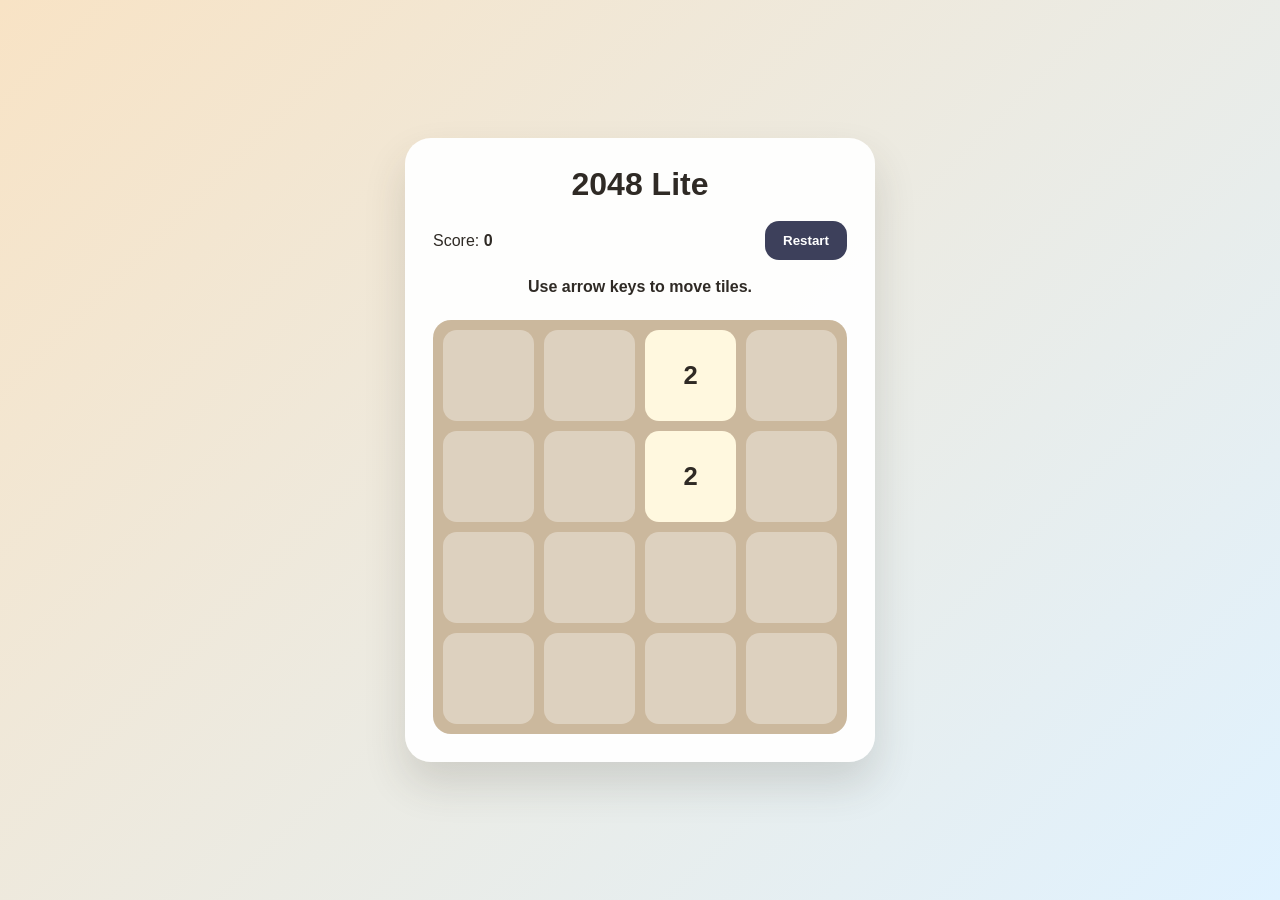
<file: 2048 Lite/index.html>
<!DOCTYPE html>
<html lang="en">
<head>
  <meta charset="UTF-8">
  <meta name="viewport" content="width=device-width, initial-scale=1.0">
  <title>2048 Lite</title>
  <link rel="stylesheet" href="style.css">
</head>
<body>
  <div class="page">
    <div class="card">
      <h1>2048 Lite</h1>
      <div class="topbar">
        <span>Score: <strong id="score">0</strong></span>
        <button id="restart">Restart</button>
      </div>
      <p class="message" id="message">Use arrow keys to move tiles.</p>
      <div class="grid" id="grid"></div>
    </div>
  </div>
  <script src="script.js"></script>
</body>
</html>
</file>
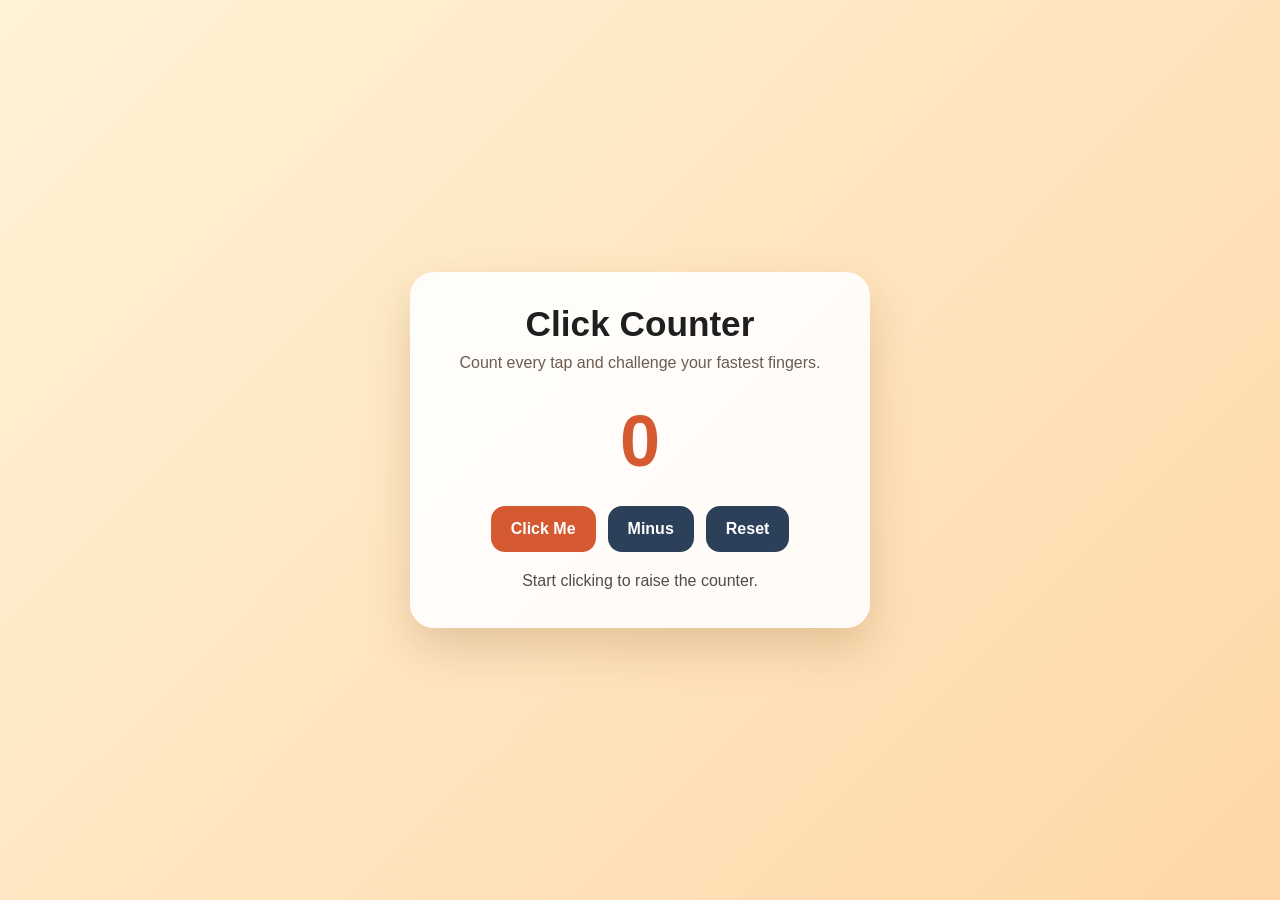
<file: Click Counter/index.html>
<!DOCTYPE html>
<html lang="en">
<head>
  <meta charset="UTF-8">
  <meta name="viewport" content="width=device-width, initial-scale=1.0">
  <title>Click Counter</title>
  <link rel="stylesheet" href="style.css">
</head>
<body>
  <div class="page">
    <div class="card">
      <h1>Click Counter</h1>
      <p class="subtitle">Count every tap and challenge your fastest fingers.</p>
      <div class="counter" id="counter">0</div>
      <div class="actions">
        <button id="increase">Click Me</button>
        <button id="decrease" class="secondary">Minus</button>
        <button id="reset" class="secondary">Reset</button>
      </div>
      <p class="message" id="message">Start clicking to raise the counter.</p>
    </div>
  </div>
  <script src="script.js"></script>
</body>
</html>
</file>
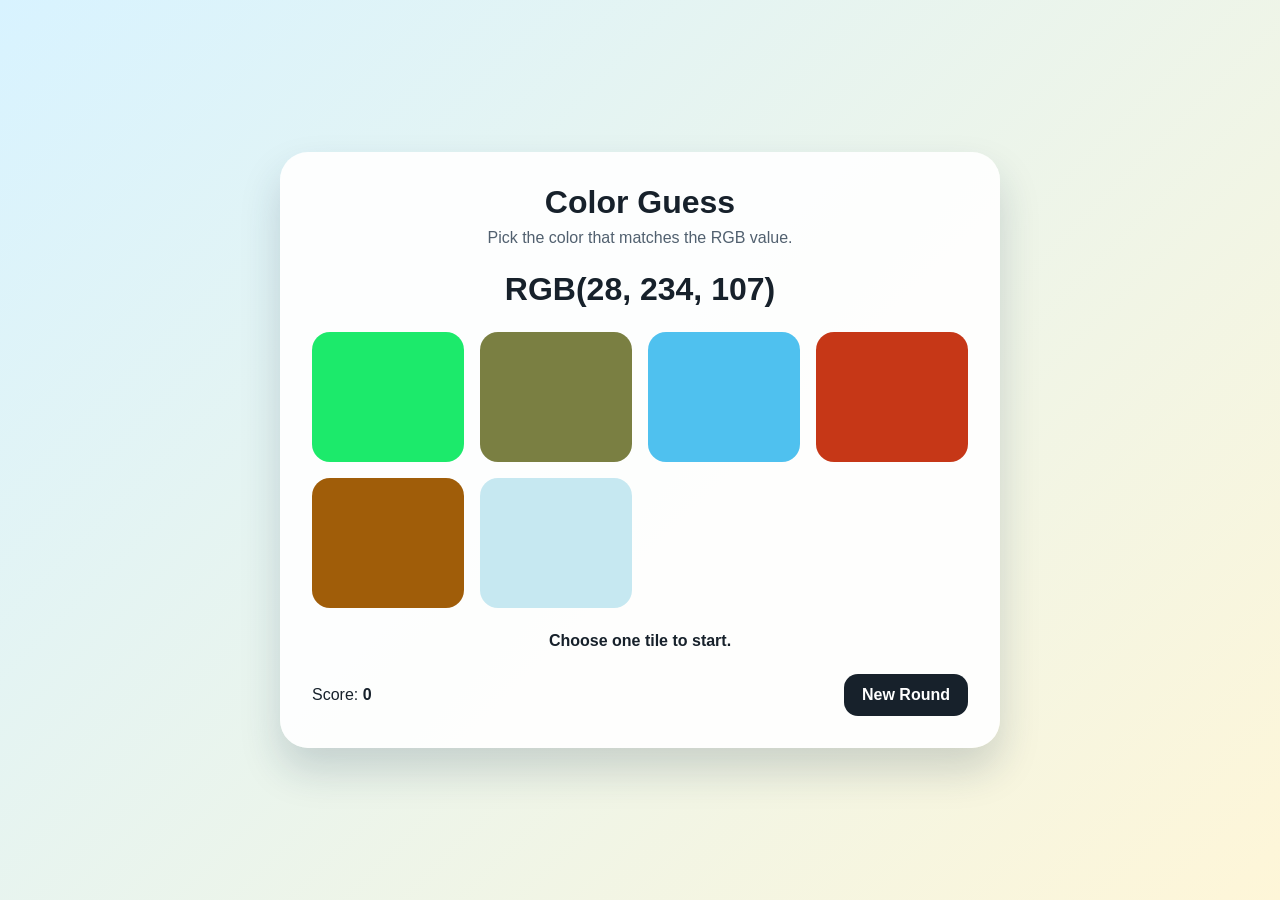
<file: Color Guess/index.html>
<!DOCTYPE html>
<html lang="en">
<head>
  <meta charset="UTF-8">
  <meta name="viewport" content="width=device-width, initial-scale=1.0">
  <title>Color Guess</title>
  <link rel="stylesheet" href="style.css">
</head>
<body>
  <div class="page">
    <div class="card">
      <h1>Color Guess</h1>
      <p class="subtitle">Pick the color that matches the RGB value.</p>
      <div class="rgb" id="rgbValue">RGB(0, 0, 0)</div>
      <div class="options" id="options"></div>
      <div class="footer">
        <p class="message" id="message">Choose one tile to start.</p>
        <div class="scoreboard">
          <span>Score: <strong id="score">0</strong></span>
          <button id="newGame">New Round</button>
        </div>
      </div>
    </div>
  </div>
  <script src="script.js"></script>
</body>
</html>
</file>
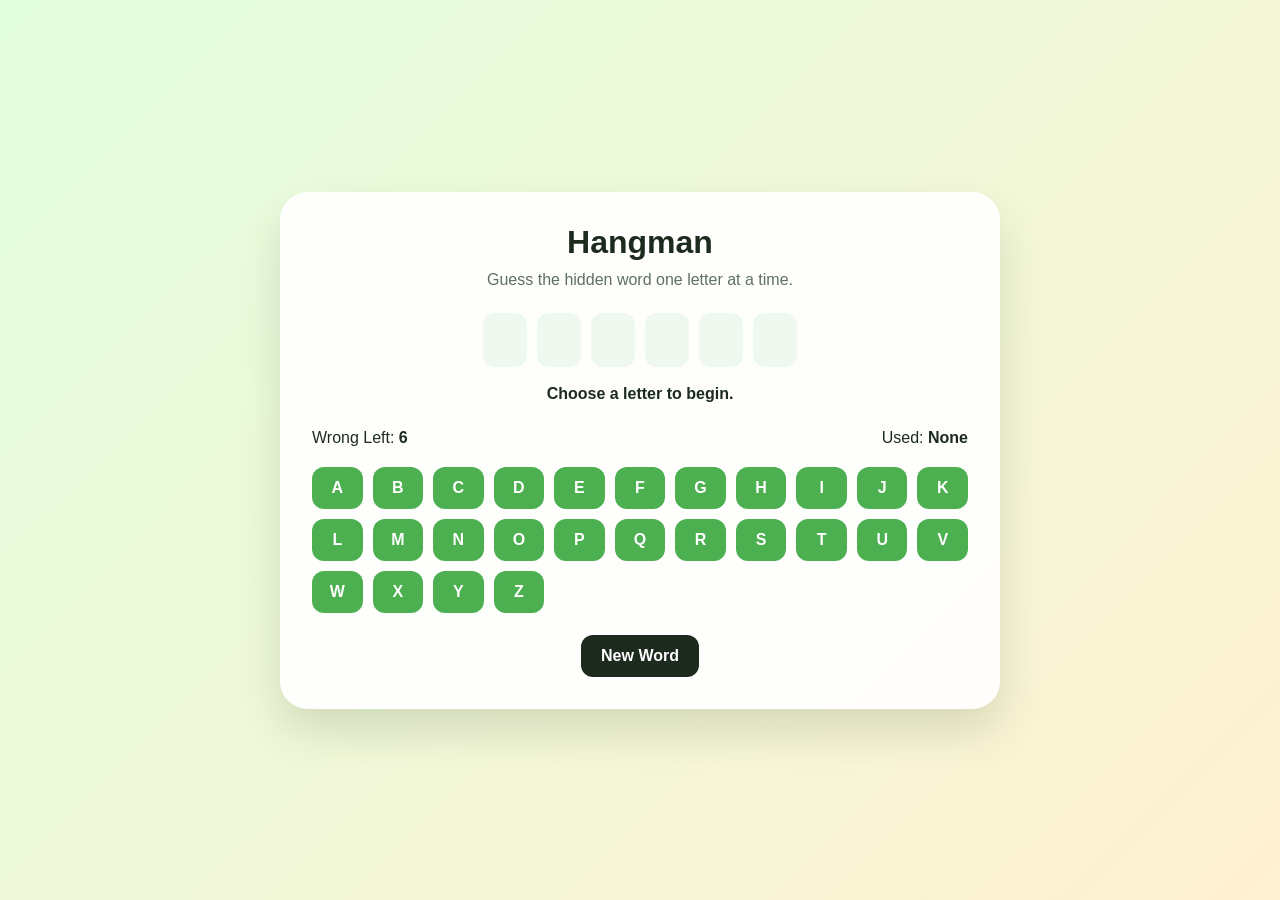
<file: Hangman/index.html>
<!DOCTYPE html>
<html lang="en">
<head>
  <meta charset="UTF-8">
  <meta name="viewport" content="width=device-width, initial-scale=1.0">
  <title>Hangman</title>
  <link rel="stylesheet" href="style.css">
</head>
<body>
  <div class="page">
    <div class="card">
      <h1>Hangman</h1>
      <p class="subtitle">Guess the hidden word one letter at a time.</p>
      <div class="word" id="word"></div>
      <p class="message" id="message">Choose a letter to begin.</p>
      <div class="status">
        <span>Wrong Left: <strong id="wrongLeft">6</strong></span>
        <span>Used: <strong id="usedLetters">None</strong></span>
      </div>
      <div class="letters" id="letters"></div>
      <button id="restart">New Word</button>
    </div>
  </div>
  <script src="script.js"></script>
</body>
</html>
</file>
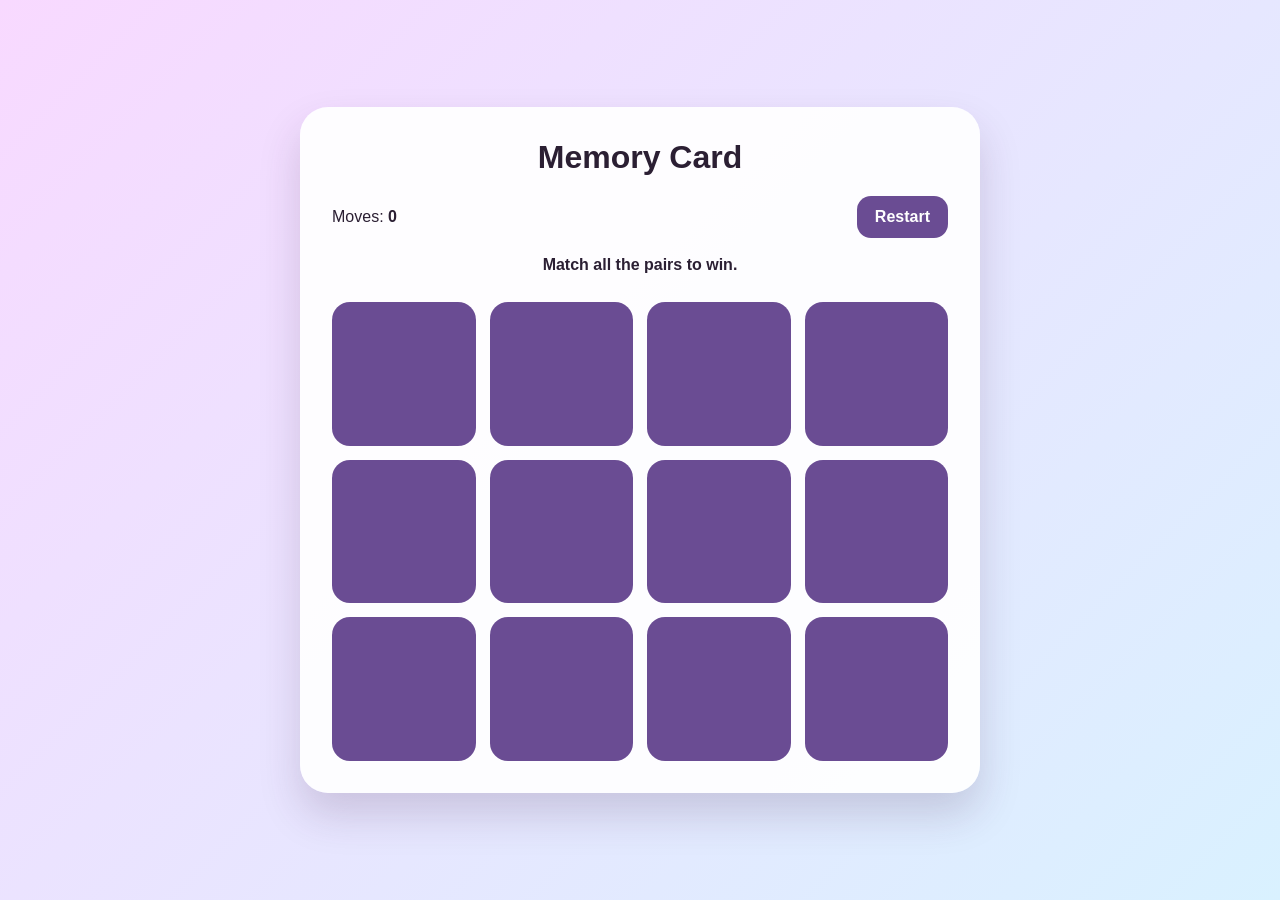
<file: Memory Card/index.html>
<!DOCTYPE html>
<html lang="en">
<head>
  <meta charset="UTF-8">
  <meta name="viewport" content="width=device-width, initial-scale=1.0">
  <title>Memory Card</title>
  <link rel="stylesheet" href="style.css">
</head>
<body>
  <div class="page">
    <div class="card">
      <h1>Memory Card</h1>
      <div class="topbar">
        <div>Moves: <strong id="moves">0</strong></div>
        <button id="restart">Restart</button>
      </div>
      <p class="message" id="message">Match all the pairs to win.</p>
      <div class="grid" id="grid"></div>
    </div>
  </div>
  <script src="script.js"></script>
</body>
</html>
</file>
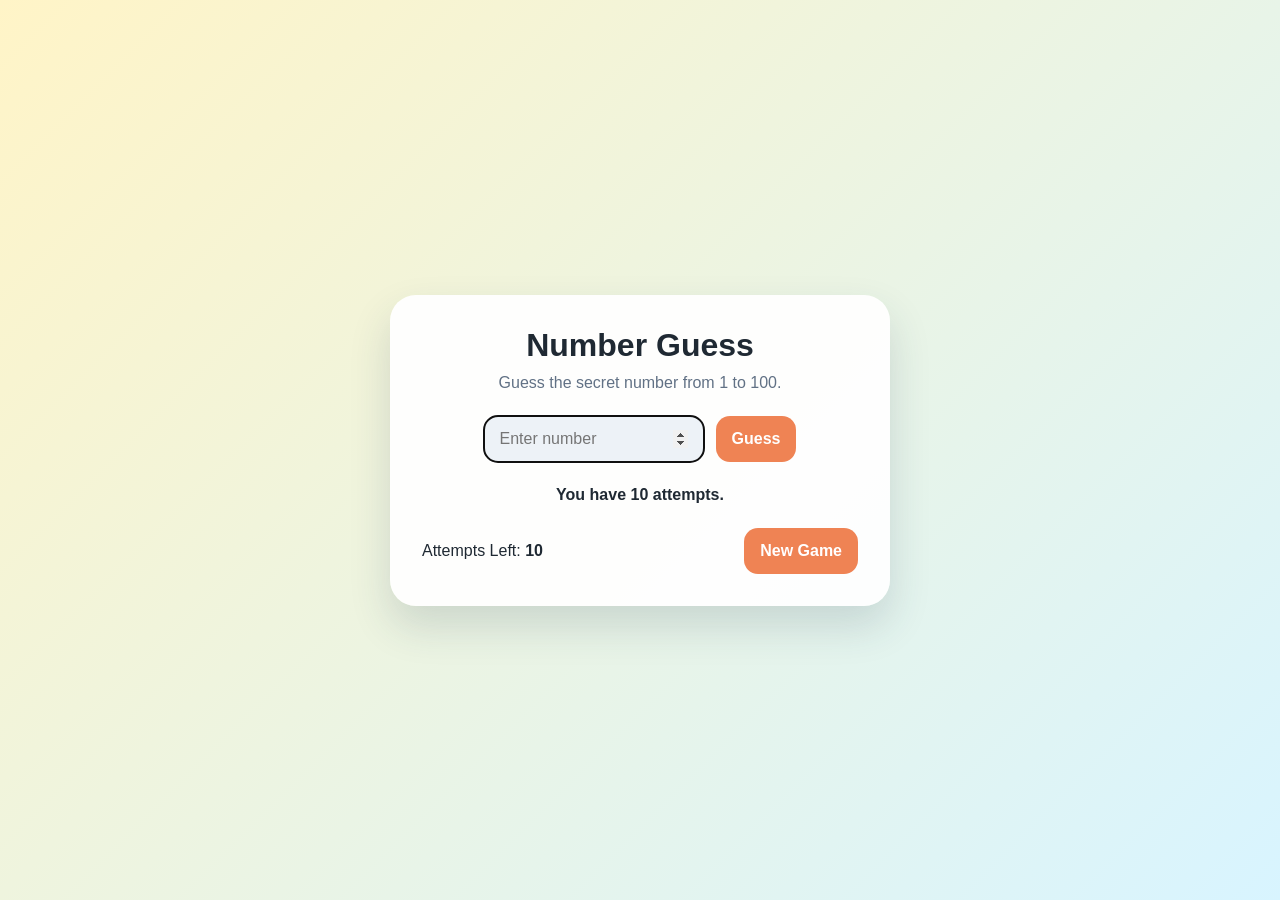
<file: Number Guess/index.html>
<!DOCTYPE html>
<html lang="en">
<head>
  <meta charset="UTF-8">
  <meta name="viewport" content="width=device-width, initial-scale=1.0">
  <title>Number Guess</title>
  <link rel="stylesheet" href="style.css">
</head>
<body>
  <div class="page">
    <div class="card">
      <h1>Number Guess</h1>
      <p class="subtitle">Guess the secret number from 1 to 100.</p>
      <div class="input-row">
        <input type="number" id="guessInput" min="1" max="100" placeholder="Enter number">
        <button id="guessButton">Guess</button>
      </div>
      <p class="message" id="message">You have 10 attempts.</p>
      <div class="stats">
        <span>Attempts Left: <strong id="attempts">10</strong></span>
        <button id="restart">New Game</button>
      </div>
    </div>
  </div>
  <script src="script.js"></script>
</body>
</html>
</file>
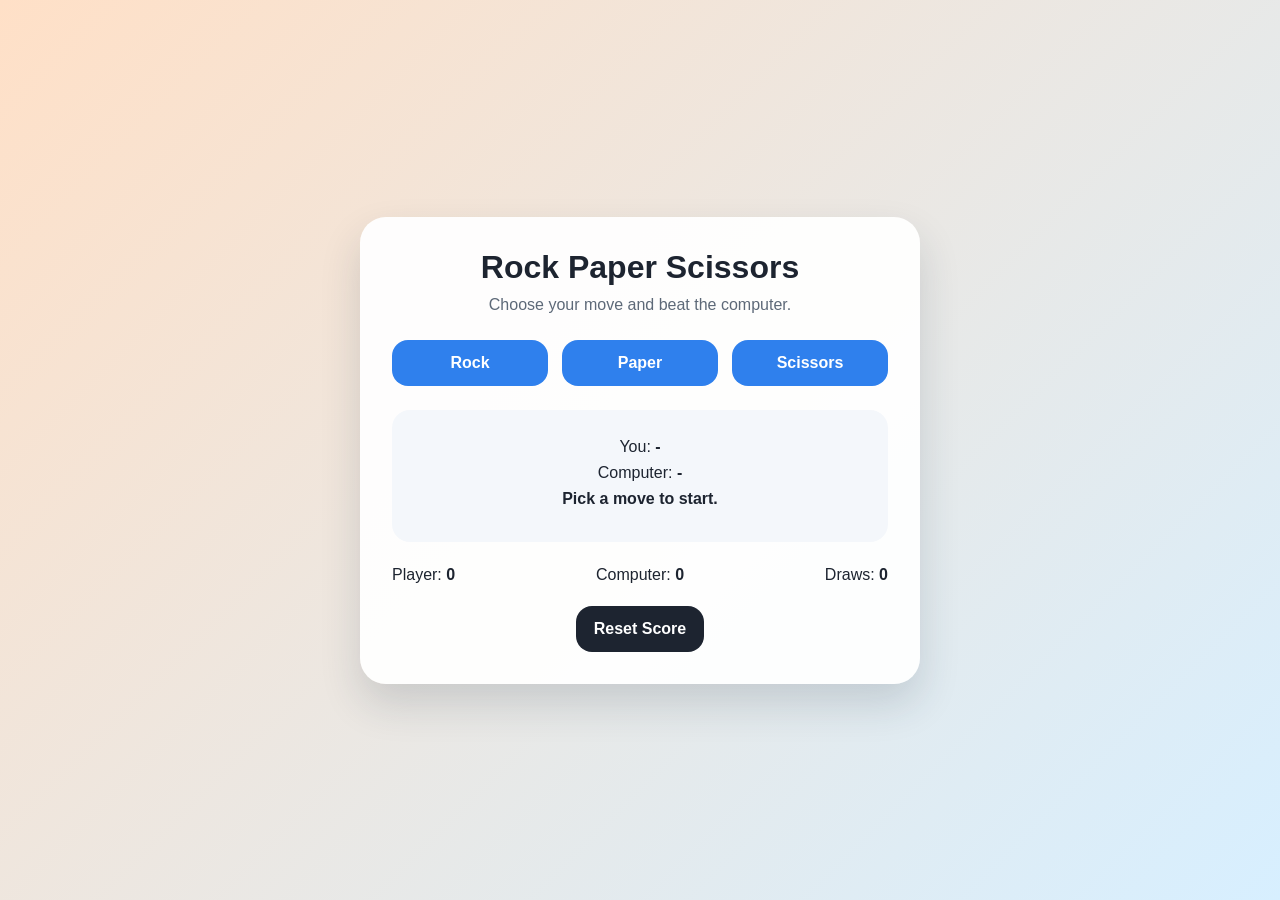
<file: Rock Paper Scissors/index.html>
<!DOCTYPE html>
<html lang="en">
<head>
  <meta charset="UTF-8">
  <meta name="viewport" content="width=device-width, initial-scale=1.0">
  <title>Rock Paper Scissors</title>
  <link rel="stylesheet" href="style.css">
</head>
<body>
  <div class="page">
    <div class="card">
      <h1>Rock Paper Scissors</h1>
      <p class="subtitle">Choose your move and beat the computer.</p>
      <div class="choices">
        <button class="choice" data-choice="rock">Rock</button>
        <button class="choice" data-choice="paper">Paper</button>
        <button class="choice" data-choice="scissors">Scissors</button>
      </div>
      <div class="result-box">
        <p>You: <strong id="playerChoice">-</strong></p>
        <p>Computer: <strong id="computerChoice">-</strong></p>
        <p class="message" id="message">Pick a move to start.</p>
      </div>
      <div class="scoreboard">
        <span>Player: <strong id="playerScore">0</strong></span>
        <span>Computer: <strong id="computerScore">0</strong></span>
        <span>Draws: <strong id="drawScore">0</strong></span>
      </div>
      <button id="reset">Reset Score</button>
    </div>
  </div>
  <script src="script.js"></script>
</body>
</html>
</file>
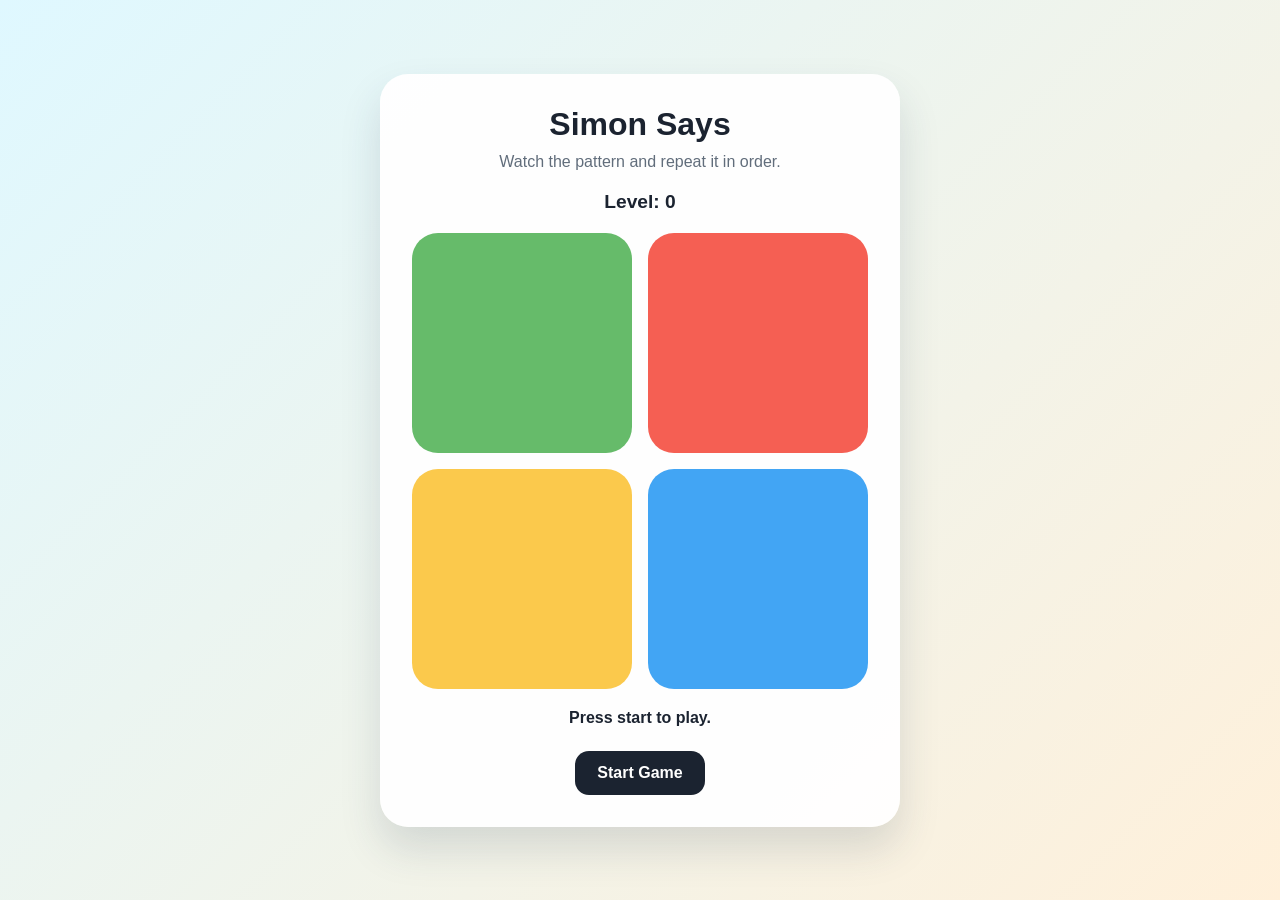
<file: Simon Says/index.html>
<!DOCTYPE html>
<html lang="en">
<head>
  <meta charset="UTF-8">
  <meta name="viewport" content="width=device-width, initial-scale=1.0">
  <title>Simon Says</title>
  <link rel="stylesheet" href="style.css">
</head>
<body>
  <div class="page">
    <div class="card">
      <h1>Simon Says</h1>
      <p class="subtitle">Watch the pattern and repeat it in order.</p>
      <div class="score">Level: <strong id="level">0</strong></div>
      <div class="board">
        <button class="pad green" data-color="green"></button>
        <button class="pad red" data-color="red"></button>
        <button class="pad yellow" data-color="yellow"></button>
        <button class="pad blue" data-color="blue"></button>
      </div>
      <p class="message" id="message">Press start to play.</p>
      <button id="start">Start Game</button>
    </div>
  </div>
  <script src="script.js"></script>
</body>
</html>
</file>
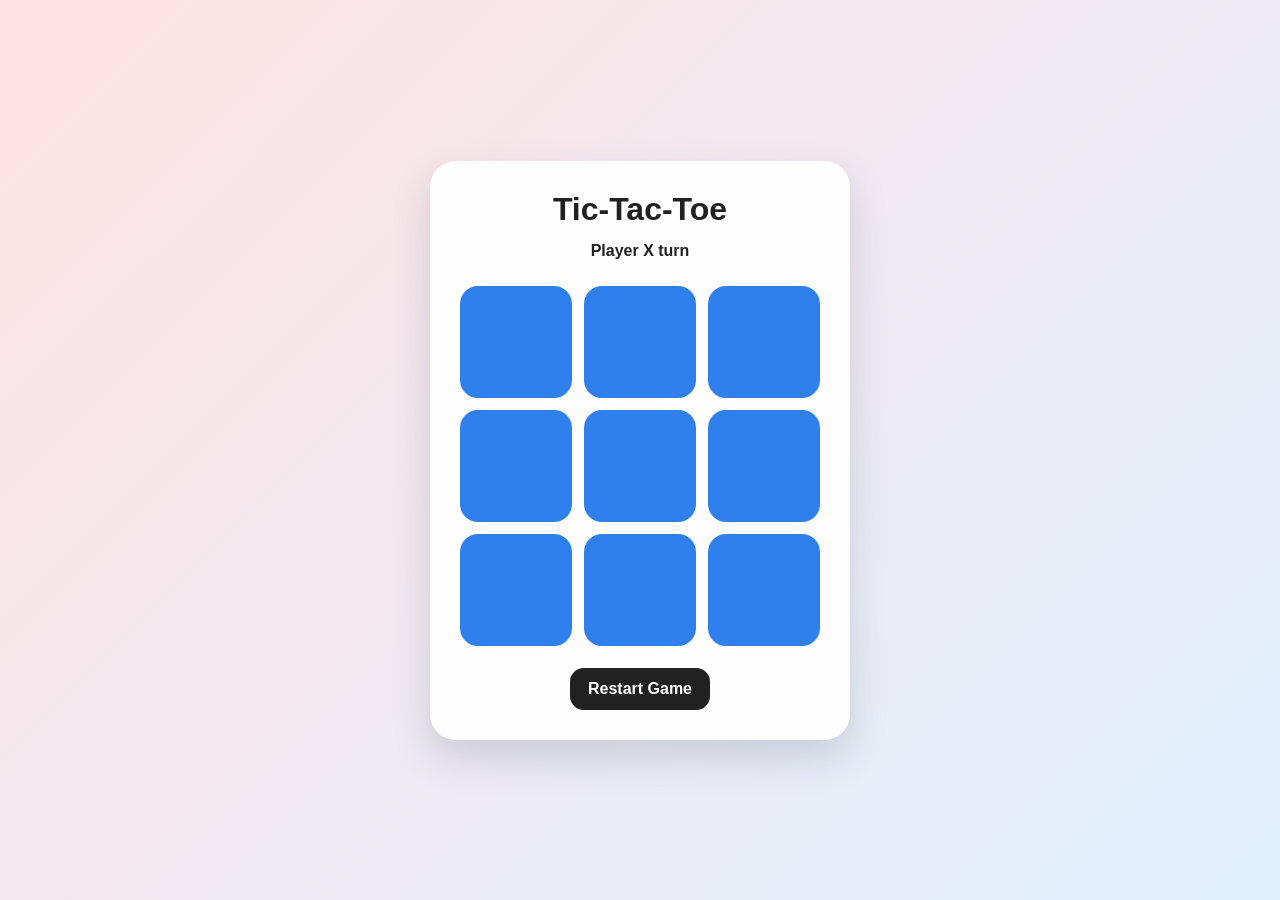
<file: Tic-Tac-Toe/index.html>
<!DOCTYPE html>
<html lang="en">
<head>
  <meta charset="UTF-8">
  <meta name="viewport" content="width=device-width, initial-scale=1.0">
  <title>Tic-Tac-Toe</title>
  <link rel="stylesheet" href="style.css">
</head>
<body>
  <div class="page">
    <div class="card">
      <h1>Tic-Tac-Toe</h1>
      <p class="status" id="status">Player X turn</p>
      <div class="board" id="board"></div>
      <button id="restart">Restart Game</button>
    </div>
  </div>
  <script src="script.js"></script>
</body>
</html>
</file>
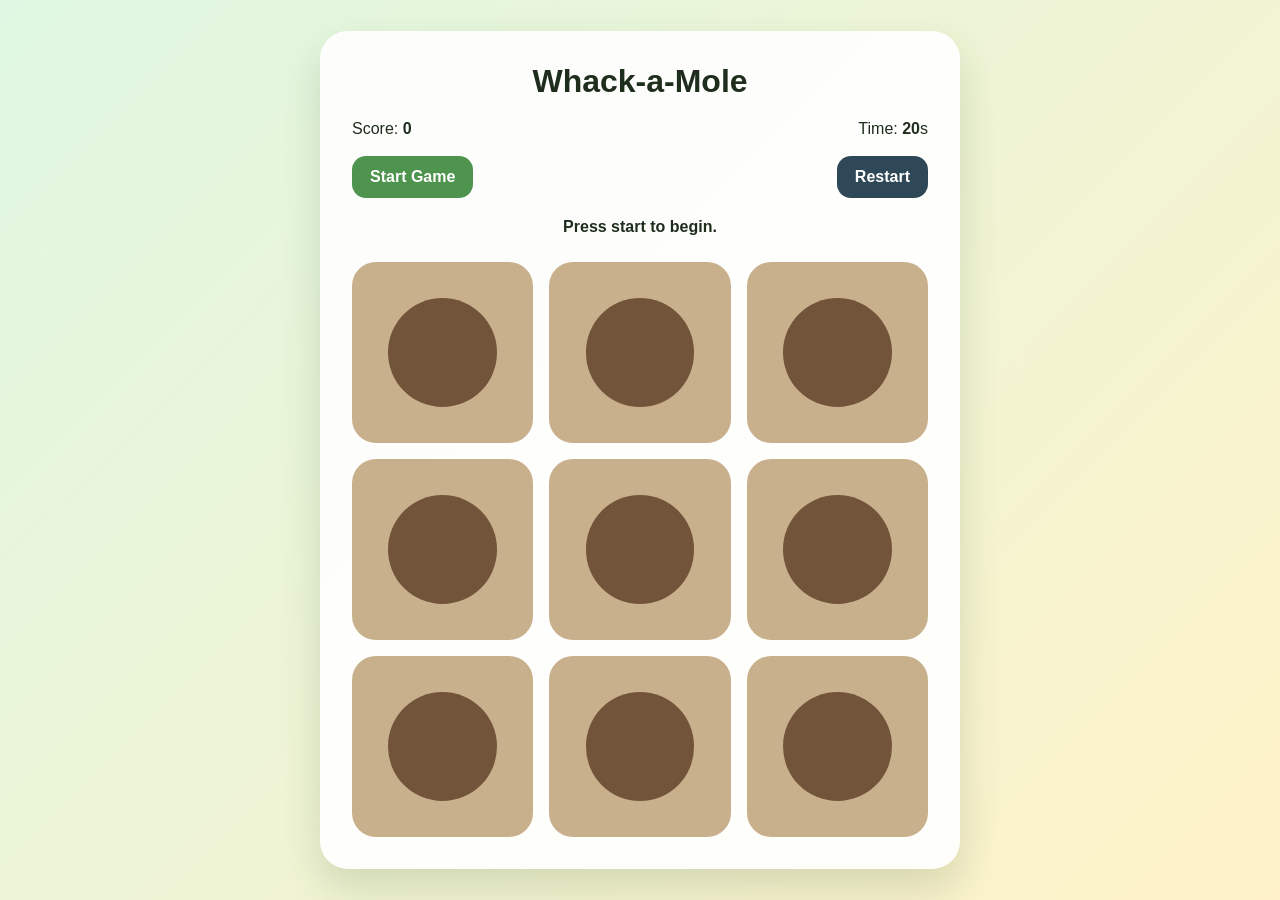
<file: Whack-a-Mole/index.html>
<!DOCTYPE html>
<html lang="en">
<head>
  <meta charset="UTF-8">
  <meta name="viewport" content="width=device-width, initial-scale=1.0">
  <title>Whack-a-Mole</title>
  <link rel="stylesheet" href="style.css">
</head>
<body>
  <div class="page">
    <div class="card">
      <h1>Whack-a-Mole</h1>
      <div class="topbar">
        <div>Score: <strong id="score">0</strong></div>
        <div>Time: <strong id="time">20</strong>s</div>
      </div>
      <div class="controls">
        <button id="start">Start Game</button>
        <button id="restart" class="secondary">Restart</button>
      </div>
      <p class="message" id="message">Press start to begin.</p>
      <div class="grid" id="grid"></div>
    </div>
  </div>
  <script src="script.js"></script>
</body>
</html>
</file>
<file: 2048 Lite/style.css>
* {
  box-sizing: border-box;
}

body {
  margin: 0;
  min-height: 100vh;
  font-family: Arial, sans-serif;
  background: linear-gradient(135deg, #f8e3c5, #e0f2ff);
  color: #2f2a25;
}

.page {
  min-height: 100vh;
  display: flex;
  align-items: center;
  justify-content: center;
  padding: 24px;
}

.card {
  width: min(100%, 470px);
  background: rgba(255, 255, 255, 0.95);
  border-radius: 26px;
  padding: 28px;
  box-shadow: 0 22px 42px rgba(64, 55, 44, 0.16);
}

h1 {
  margin: 0 0 18px;
  text-align: center;
}

.topbar {
  display: flex;
  justify-content: space-between;
  align-items: center;
  gap: 12px;
  flex-wrap: wrap;
  margin-bottom: 18px;
}

#restart {
  border: none;
  border-radius: 14px;
  padding: 12px 18px;
  background: #3d405b;
  color: white;
  font-weight: 700;
  cursor: pointer;
}

.message {
  text-align: center;
  min-height: 24px;
  font-weight: 700;
  margin-bottom: 18px;
}

.grid {
  display: grid;
  grid-template-columns: repeat(4, 1fr);
  gap: 10px;
  background: #cbb89d;
  padding: 10px;
  border-radius: 18px;
}

.cell {
  aspect-ratio: 1 / 1;
  border-radius: 14px;
  background: rgba(255, 255, 255, 0.35);
  display: flex;
  align-items: center;
  justify-content: center;
  font-size: 1.6rem;
  font-weight: 700;
}
</file>
<file: Click Counter/style.css>
* {
  box-sizing: border-box;
}

body {
  margin: 0;
  min-height: 100vh;
  font-family: Arial, sans-serif;
  background: linear-gradient(135deg, #fff3d6, #ffd7a8);
  color: #1f1f1f;
}

.page {
  min-height: 100vh;
  display: flex;
  align-items: center;
  justify-content: center;
  padding: 24px;
}

.card {
  width: min(100%, 460px);
  background: rgba(255, 255, 255, 0.9);
  border-radius: 24px;
  padding: 32px;
  text-align: center;
  box-shadow: 0 20px 45px rgba(115, 69, 24, 0.2);
}

h1 {
  margin: 0 0 10px;
  font-size: 2.2rem;
}

.subtitle {
  margin: 0 0 28px;
  color: #6c5b4f;
}

.counter {
  font-size: 4.5rem;
  font-weight: 700;
  margin-bottom: 24px;
  color: #d65a31;
}

.actions {
  display: flex;
  flex-wrap: wrap;
  gap: 12px;
  justify-content: center;
}

button {
  border: none;
  border-radius: 14px;
  padding: 14px 20px;
  font-size: 1rem;
  font-weight: 700;
  cursor: pointer;
  background: #d65a31;
  color: white;
  transition: transform 0.15s ease, opacity 0.15s ease;
}

button:hover {
  transform: translateY(-2px);
}

button:active {
  transform: scale(0.98);
}

.secondary {
  background: #2d4059;
}

.message {
  margin: 20px 0 0;
  min-height: 24px;
  color: #4d4d4d;
}
</file>
<file: Color Guess/style.css>
* {
  box-sizing: border-box;
}

body {
  margin: 0;
  min-height: 100vh;
  font-family: Arial, sans-serif;
  background: linear-gradient(135deg, #d8f3ff, #fef6d8);
  color: #17212b;
}

.page {
  min-height: 100vh;
  display: flex;
  align-items: center;
  justify-content: center;
  padding: 24px;
}

.card {
  width: min(100%, 720px);
  background: rgba(255, 255, 255, 0.92);
  border-radius: 28px;
  padding: 32px;
  box-shadow: 0 22px 40px rgba(24, 51, 79, 0.18);
}

h1 {
  margin: 0 0 8px;
  text-align: center;
}

.subtitle {
  margin: 0 0 24px;
  text-align: center;
  color: #51606f;
}

.rgb {
  text-align: center;
  font-size: 2rem;
  font-weight: 700;
  margin-bottom: 24px;
}

.options {
  display: grid;
  grid-template-columns: repeat(auto-fit, minmax(140px, 1fr));
  gap: 16px;
}

.color-btn {
  height: 130px;
  border: none;
  border-radius: 18px;
  cursor: pointer;
  transition: transform 0.15s ease, box-shadow 0.15s ease, opacity 0.15s ease;
}

.color-btn:hover {
  transform: translateY(-4px);
  box-shadow: 0 14px 25px rgba(0, 0, 0, 0.12);
}

.color-btn:disabled {
  cursor: default;
  opacity: 0.85;
}

.footer {
  margin-top: 24px;
}

.message {
  margin: 0 0 18px;
  min-height: 24px;
  text-align: center;
  font-weight: 700;
}

.scoreboard {
  display: flex;
  align-items: center;
  justify-content: space-between;
  gap: 16px;
  flex-wrap: wrap;
}

button {
  border: none;
  border-radius: 14px;
  background: #17212b;
  color: white;
  padding: 12px 18px;
  font-size: 1rem;
  font-weight: 700;
  cursor: pointer;
}
</file>
<file: Hangman/style.css>
* {
  box-sizing: border-box;
}

body {
  margin: 0;
  min-height: 100vh;
  font-family: Arial, sans-serif;
  background: linear-gradient(135deg, #e3ffe0, #fff1d1);
  color: #1d2b1f;
}

.page {
  min-height: 100vh;
  display: flex;
  align-items: center;
  justify-content: center;
  padding: 24px;
}

.card {
  width: min(100%, 720px);
  background: rgba(255, 255, 255, 0.95);
  border-radius: 28px;
  padding: 32px;
  text-align: center;
  box-shadow: 0 22px 44px rgba(47, 74, 40, 0.16);
}

h1 {
  margin: 0 0 10px;
}

.subtitle {
  margin: 0 0 24px;
  color: #5f6f60;
}

.word {
  display: flex;
  justify-content: center;
  gap: 10px;
  flex-wrap: wrap;
  margin-bottom: 18px;
}

.letter-box {
  width: 44px;
  height: 54px;
  border-radius: 12px;
  background: #eff8ef;
  display: flex;
  align-items: center;
  justify-content: center;
  font-size: 1.6rem;
  font-weight: 700;
}

.message {
  min-height: 24px;
  font-weight: 700;
}

.status {
  display: flex;
  justify-content: space-between;
  gap: 12px;
  margin: 20px 0;
  flex-wrap: wrap;
}

.letters {
  display: grid;
  grid-template-columns: repeat(auto-fit, minmax(46px, 1fr));
  gap: 10px;
  margin-bottom: 22px;
}

.letters button,
#restart {
  border: none;
  border-radius: 12px;
  padding: 12px;
  font-size: 1rem;
  font-weight: 700;
  cursor: pointer;
}

.letters button {
  background: #4caf50;
  color: white;
}

.letters button:disabled {
  background: #adc3af;
  cursor: default;
}

#restart {
  background: #1d2b1f;
  color: white;
  padding-inline: 20px;
}
</file>
<file: Memory Card/style.css>
* {
  box-sizing: border-box;
}

body {
  margin: 0;
  min-height: 100vh;
  font-family: Arial, sans-serif;
  background: linear-gradient(135deg, #f8d9ff, #d9f1ff);
  color: #2b1f33;
}

.page {
  min-height: 100vh;
  display: flex;
  align-items: center;
  justify-content: center;
  padding: 24px;
}

.card {
  width: min(100%, 680px);
  background: rgba(255, 255, 255, 0.93);
  border-radius: 28px;
  padding: 32px;
  box-shadow: 0 22px 42px rgba(70, 39, 79, 0.18);
}

h1 {
  margin: 0 0 20px;
  text-align: center;
}

.topbar {
  display: flex;
  justify-content: space-between;
  align-items: center;
  gap: 16px;
  flex-wrap: wrap;
}

button {
  border: none;
  border-radius: 14px;
  padding: 12px 18px;
  font-size: 1rem;
  font-weight: 700;
  cursor: pointer;
  background: #6a4c93;
  color: white;
}

.message {
  text-align: center;
  min-height: 24px;
  margin: 18px 0 22px;
  font-weight: 700;
}

.grid {
  display: grid;
  grid-template-columns: repeat(4, 1fr);
  gap: 14px;
}

.memory-card {
  aspect-ratio: 1 / 1;
  border: none;
  border-radius: 18px;
  cursor: pointer;
  font-size: 2rem;
  font-weight: 700;
  background: #6a4c93;
  color: transparent;
  transition: transform 0.15s ease, background 0.15s ease, color 0.15s ease;
}

.memory-card.open,
.memory-card.matched {
  background: #ffffff;
  color: #2b1f33;
  transform: scale(1.03);
}

.memory-card.matched {
  background: #c8ffd4;
}

@media (max-width: 520px) {
  .grid {
    gap: 10px;
  }

  .memory-card {
    font-size: 1.5rem;
  }
}
</file>
<file: Number Guess/style.css>
* {
  box-sizing: border-box;
}

body {
  margin: 0;
  min-height: 100vh;
  font-family: Arial, sans-serif;
  background: linear-gradient(135deg, #fff4c7, #d8f4ff);
  color: #1f2933;
}

.page {
  min-height: 100vh;
  display: flex;
  align-items: center;
  justify-content: center;
  padding: 24px;
}

.card {
  width: min(100%, 500px);
  background: rgba(255, 255, 255, 0.94);
  border-radius: 26px;
  padding: 32px;
  text-align: center;
  box-shadow: 0 20px 42px rgba(35, 60, 87, 0.16);
}

h1 {
  margin: 0 0 10px;
}

.subtitle {
  margin: 0 0 24px;
  color: #617185;
}

.input-row {
  display: flex;
  gap: 12px;
  flex-wrap: wrap;
  justify-content: center;
}

input,
button {
  border: none;
  border-radius: 14px;
  padding: 14px 16px;
  font-size: 1rem;
}

input {
  width: 220px;
  background: #edf2f7;
}

button {
  background: #ef8354;
  color: white;
  font-weight: 700;
  cursor: pointer;
}

.message {
  margin: 24px 0 18px;
  min-height: 24px;
  font-weight: 700;
}

.stats {
  display: flex;
  justify-content: space-between;
  gap: 12px;
  align-items: center;
  flex-wrap: wrap;
}
</file>
<file: Rock Paper Scissors/style.css>
* {
  box-sizing: border-box;
}

body {
  margin: 0;
  min-height: 100vh;
  font-family: Arial, sans-serif;
  background: linear-gradient(135deg, #ffe0c7, #d7efff);
  color: #1d2430;
}

.page {
  min-height: 100vh;
  display: flex;
  align-items: center;
  justify-content: center;
  padding: 24px;
}

.card {
  width: min(100%, 560px);
  background: rgba(255, 255, 255, 0.94);
  border-radius: 26px;
  padding: 32px;
  text-align: center;
  box-shadow: 0 20px 40px rgba(33, 48, 66, 0.16);
}

h1 {
  margin: 0 0 10px;
}

.subtitle {
  margin: 0 0 26px;
  color: #5d6978;
}

.choices {
  display: grid;
  grid-template-columns: repeat(3, 1fr);
  gap: 14px;
}

.choice,
#reset {
  border: none;
  border-radius: 16px;
  padding: 14px 18px;
  font-size: 1rem;
  font-weight: 700;
  cursor: pointer;
}

.choice {
  background: #2f80ed;
  color: white;
}

.result-box {
  margin: 24px 0;
  padding: 20px;
  border-radius: 18px;
  background: #f4f7fb;
}

.result-box p {
  margin: 8px 0;
}

.message {
  font-weight: 700;
  min-height: 24px;
}

.scoreboard {
  display: flex;
  justify-content: space-between;
  gap: 14px;
  flex-wrap: wrap;
  margin-bottom: 22px;
}

#reset {
  background: #1d2430;
  color: white;
}
</file>
<file: Simon Says/style.css>
* {
  box-sizing: border-box;
}

body {
  margin: 0;
  min-height: 100vh;
  font-family: Arial, sans-serif;
  background: linear-gradient(135deg, #dff8ff, #fff0da);
  color: #1b2330;
}

.page {
  min-height: 100vh;
  display: flex;
  align-items: center;
  justify-content: center;
  padding: 24px;
}

.card {
  width: min(100%, 520px);
  background: rgba(255, 255, 255, 0.95);
  border-radius: 28px;
  padding: 32px;
  text-align: center;
  box-shadow: 0 22px 40px rgba(37, 58, 84, 0.15);
}

h1 {
  margin: 0 0 10px;
}

.subtitle {
  margin: 0 0 20px;
  color: #616d7b;
}

.score {
  font-size: 1.2rem;
  font-weight: 700;
  margin-bottom: 20px;
}

.board {
  display: grid;
  grid-template-columns: repeat(2, 1fr);
  gap: 16px;
  margin-bottom: 20px;
}

.pad {
  aspect-ratio: 1 / 1;
  border: none;
  border-radius: 26px;
  cursor: pointer;
  opacity: 0.85;
  transition: transform 0.15s ease, opacity 0.15s ease, box-shadow 0.15s ease;
}

.pad.active {
  opacity: 1;
  transform: scale(1.04);
  box-shadow: 0 0 0 6px rgba(255, 255, 255, 0.7);
}

.green {
  background: #4caf50;
}

.red {
  background: #f44336;
}

.yellow {
  background: #fbc02d;
}

.blue {
  background: #2196f3;
}

.message {
  min-height: 24px;
  font-weight: 700;
  margin-bottom: 18px;
}

#start {
  border: none;
  border-radius: 14px;
  padding: 13px 22px;
  background: #1b2330;
  color: white;
  font-size: 1rem;
  font-weight: 700;
  cursor: pointer;
}
</file>
<file: Tic-Tac-Toe/style.css>
* {
  box-sizing: border-box;
}

body {
  margin: 0;
  min-height: 100vh;
  font-family: Arial, sans-serif;
  background: linear-gradient(135deg, #ffe2e2, #e0f0ff);
  color: #212121;
}

.page {
  min-height: 100vh;
  display: flex;
  align-items: center;
  justify-content: center;
  padding: 24px;
}

.card {
  width: min(100%, 420px);
  background: rgba(255, 255, 255, 0.94);
  border-radius: 26px;
  padding: 30px;
  text-align: center;
  box-shadow: 0 18px 38px rgba(58, 71, 90, 0.18);
}

h1 {
  margin: 0 0 14px;
}

.status {
  margin: 0 0 20px;
  font-weight: 700;
  min-height: 24px;
}

.board {
  display: grid;
  grid-template-columns: repeat(3, 1fr);
  gap: 12px;
  margin-bottom: 22px;
}

.cell {
  aspect-ratio: 1 / 1;
  border: none;
  border-radius: 18px;
  background: #2f80ed;
  color: white;
  font-size: 2.4rem;
  font-weight: 700;
  cursor: pointer;
}

button {
  border: none;
  border-radius: 14px;
  padding: 12px 18px;
  font-size: 1rem;
  font-weight: 700;
  cursor: pointer;
}

#restart {
  background: #212121;
  color: white;
}
</file>
<file: Whack-a-Mole/style.css>
* {
  box-sizing: border-box;
}

body {
  margin: 0;
  min-height: 100vh;
  font-family: Arial, sans-serif;
  background: linear-gradient(135deg, #dff7e2, #fff2c8);
  color: #1f2d1d;
}

.page {
  min-height: 100vh;
  display: flex;
  align-items: center;
  justify-content: center;
  padding: 24px;
}

.card {
  width: min(100%, 640px);
  background: rgba(255, 255, 255, 0.92);
  border-radius: 28px;
  padding: 32px;
  box-shadow: 0 20px 40px rgba(40, 73, 32, 0.16);
}

h1 {
  margin: 0 0 20px;
  text-align: center;
}

.topbar,
.controls {
  display: flex;
  justify-content: space-between;
  align-items: center;
  gap: 16px;
  flex-wrap: wrap;
}

.controls {
  margin-top: 18px;
}

button {
  border: none;
  border-radius: 14px;
  padding: 12px 18px;
  font-size: 1rem;
  font-weight: 700;
  cursor: pointer;
  background: #4e944f;
  color: white;
}

.secondary {
  background: #2f4858;
}

.message {
  text-align: center;
  min-height: 24px;
  margin: 20px 0;
  font-weight: 700;
}

.grid {
  display: grid;
  grid-template-columns: repeat(3, 1fr);
  gap: 16px;
}

.hole {
  aspect-ratio: 1 / 1;
  border-radius: 24px;
  border: none;
  cursor: pointer;
  background: #c8b08d;
  position: relative;
  overflow: hidden;
}

.hole::after {
  content: "";
  position: absolute;
  inset: 20%;
  border-radius: 50%;
  background: #72543a;
}

.hole.mole::before {
  content: "M";
  position: absolute;
  inset: 18%;
  display: flex;
  align-items: center;
  justify-content: center;
  font-size: 2.2rem;
  font-weight: 700;
  color: white;
  background: #d65a31;
  border-radius: 50%;
  z-index: 1;
}
</file>
